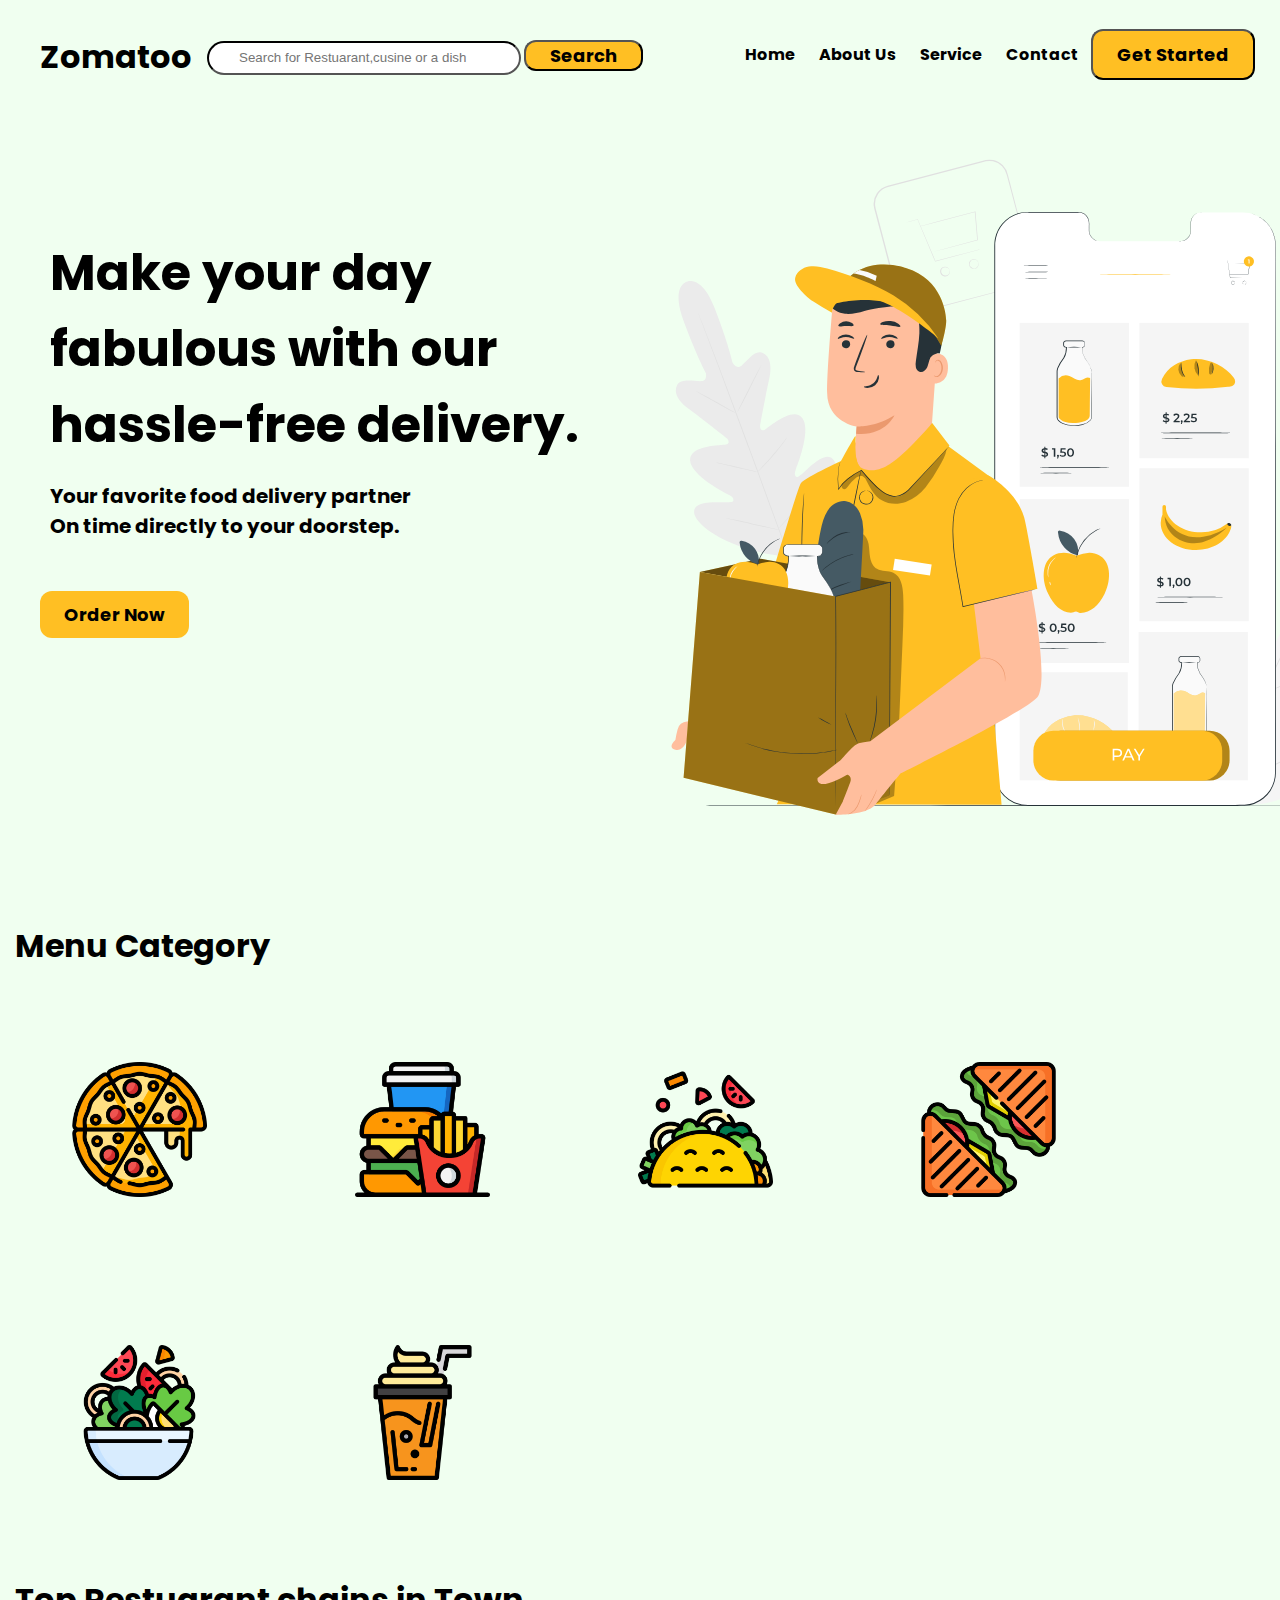
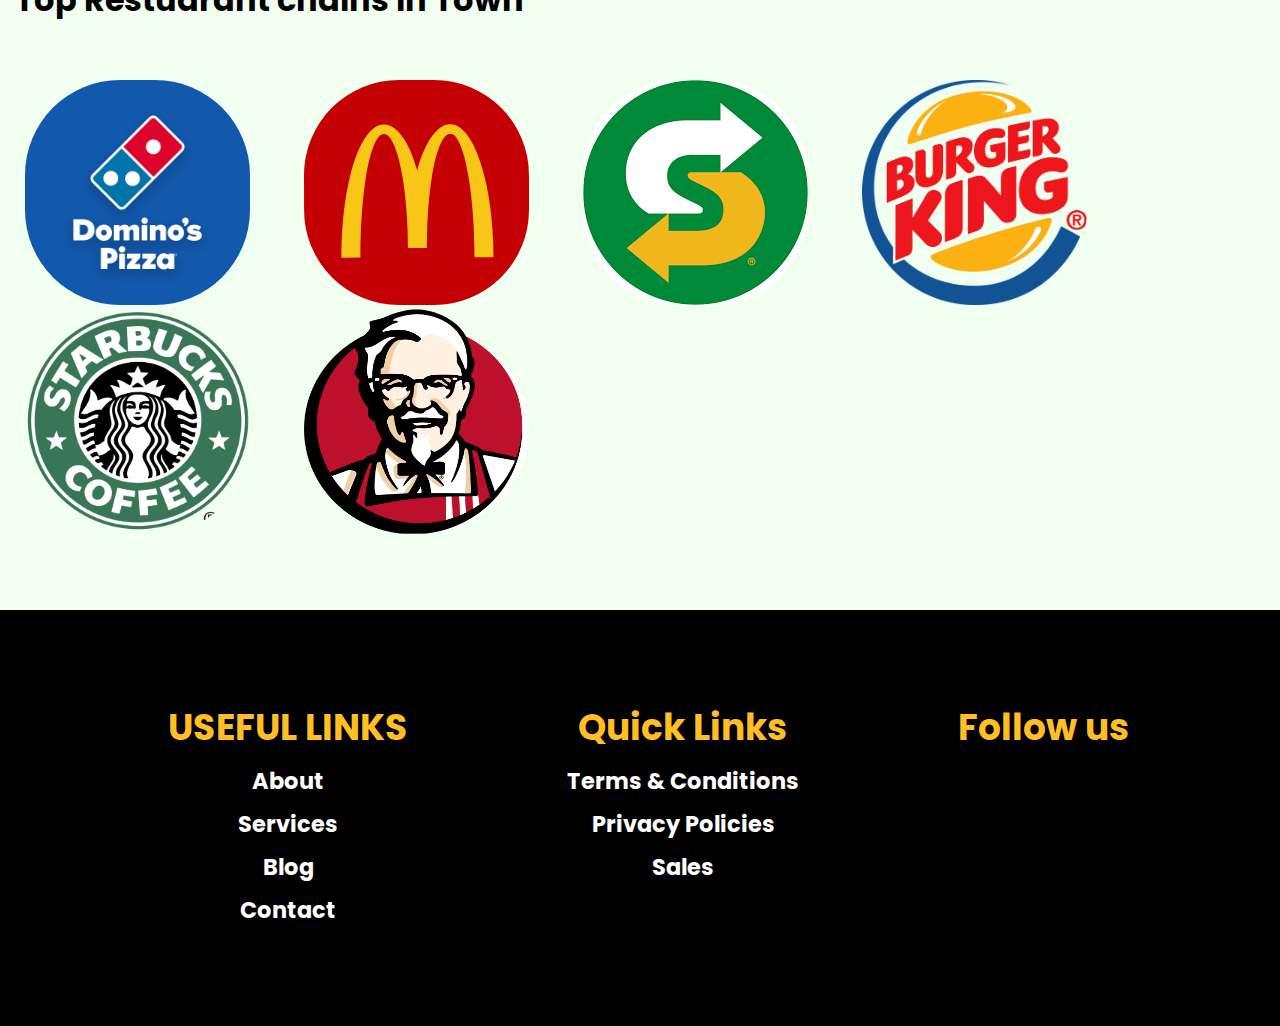
<file: Projects/Food-Delivery-App/index.html>
<!DOCTYPE html>
<html lang="en">
  <head>
    <meta charset="UTF-8" />
    <meta name="viewport" content="width=device-width, initial-scale=1.0" />
    <title>Practice Website</title>
    <link rel="stylesheet" href="style.css" />
    <link rel="stylesheet" href="utlis.css" />
    <!-- FONT AWESOME CDN -->
    <link
      rel="stylesheet"
      href="https://cdnjs.cloudflare.com/ajax/libs/font-awesome/6.4.0/css/all.min.css"
      integrity="sha512-iecdLmaskl7CVkqkXNQ/ZH/XLlvWZOJyj7Yy7tcenmpD1ypASozpmT/E0iPtmFIB46ZmdtAc9eNBvH0H/ZpiBw=="
      crossorigin="anonymous"
      referrerpolicy="no-referrer"
    />
  </head>
  <body class="bg">
    <!-- NAVBAR -->
    <header>
      <nav class="flex justify-between nav-fix nav-bg">
        <div class="flex font-bold items-center">
          <h1>Zomatoo</h1>
          <div class="inp1 items-center">
            <input
              type="text"
              placeholder="Search for Restuarant,cusine or a dish"
              name="Search"
            />
            <button class="btn2">Search</button>
          </div>
        </div>
        <ul class="navbar items-center">
          <li>Home</li>
          <li>About Us</li>
          <li>Service</li>
          <li>Contact</li>
          <button class="btn">Get Started</button>
        </ul>
      </nav>
    </header>

    <!--SECTION1  -->

    <main>
      <section1 class="flex">
        <div class="top-left">
          <p class="upper">
            Make your day fabulous with our hassle-free delivery.
          </p>
          <br />
          <p class="lower">
             Your favorite food delivery partner<br />On time directly to your doorstep.
          </p>
          <button class="btn1">Order Now</button>
        </div>

        <div class="top-right">
          <div class="image1">
            <img src="IMAGES/Online Groceries-pana.svg" alt="image" />
          </div>
        </div>
      </section1>

      <!-- SECTION2 -->

      <section2>
        <div class="heading bg2">
          <br /><br />
          <h1>Menu Category</h1>
        </div>
        <div class="menu_img">
           
              <img src="IMAGES/pizza_1404945.png" alt="pizza" />
              <img src="IMAGES/burger_1037762.png" alt="burger" />
              <img src="IMAGES/taco_2515225.png" alt="tacos" />
              <img src="IMAGES/sandwich_1033228.png" alt="sandwich" />
              <img src="IMAGES/salad_2515183.png" alt="salad" />
              <img src="IMAGES/smoothie_1274511.png" alt="shakes" />
      
        </div>
      </section2>

      <!-- SECTION3 -->

      <section3>
        <div class="container">
          <div class="title"><h1>Top Restuarant chains in Town</h1></div>
          <br /><br />
          <div class="dom">
            <img src="IMAGES/dominos.png" alt="dominos" />
            <img src="IMAGES/McDonalds_Logo_2018.svg" alt="mcd" />
            <img src="IMAGES/sub.png" alt="sub" />
            <img src="IMAGES/Burger_King_logo_(1999).svg.png" alt="bk" />
            <img
              src="IMAGES/starbucks-coffee-logo-png-transparent.png"
              alt="sb"
            />
            <img src="IMAGES/kfc.png" alt="kfc" />
          </div>
          <!-- <div class="names">
            <h4>Dominos Pizza</h4>
            <h4>MacDonalds</h4>
            <h4>Subway</h4>
            <h4>Burger King</h4>
            <h4>Starbucks</h4>
            <h4>KFC</h4>
          </div> -->
        </div>
      </section3>
    </main>

      <!-- FOOTER -->
    
    <footer>
      <div class="col-1">
        <h3>USEFUL LINKS</h3>
        <a href="#">About</a>
        <a href="#">Services</a>
        <a href="#">Blog</a>
        <a href="#">Contact</a>
      </div>
      <div class="col-2">
        <h3>Quick Links</h3>
        <a href="#">Terms & Conditions</a>
        <a href="#">Privacy Policies</a>
        <a href="#">Sales</a>
      </div>
      <div class="col-3">
        <h3>Follow us</h3>
        <a href="#"><i class="fa-brands fa-facebook"></i></a>
        <a href="#"><i class="fa-brands fa-instagram"></i></a>
        <a href="#"><i class="fa-brands fa-twitter"></i></a>
        <a href="#"><i class="fa-brands fa-linkedin"></i></a>
      </div>

    </footer>
  </body>
</html>
</file>
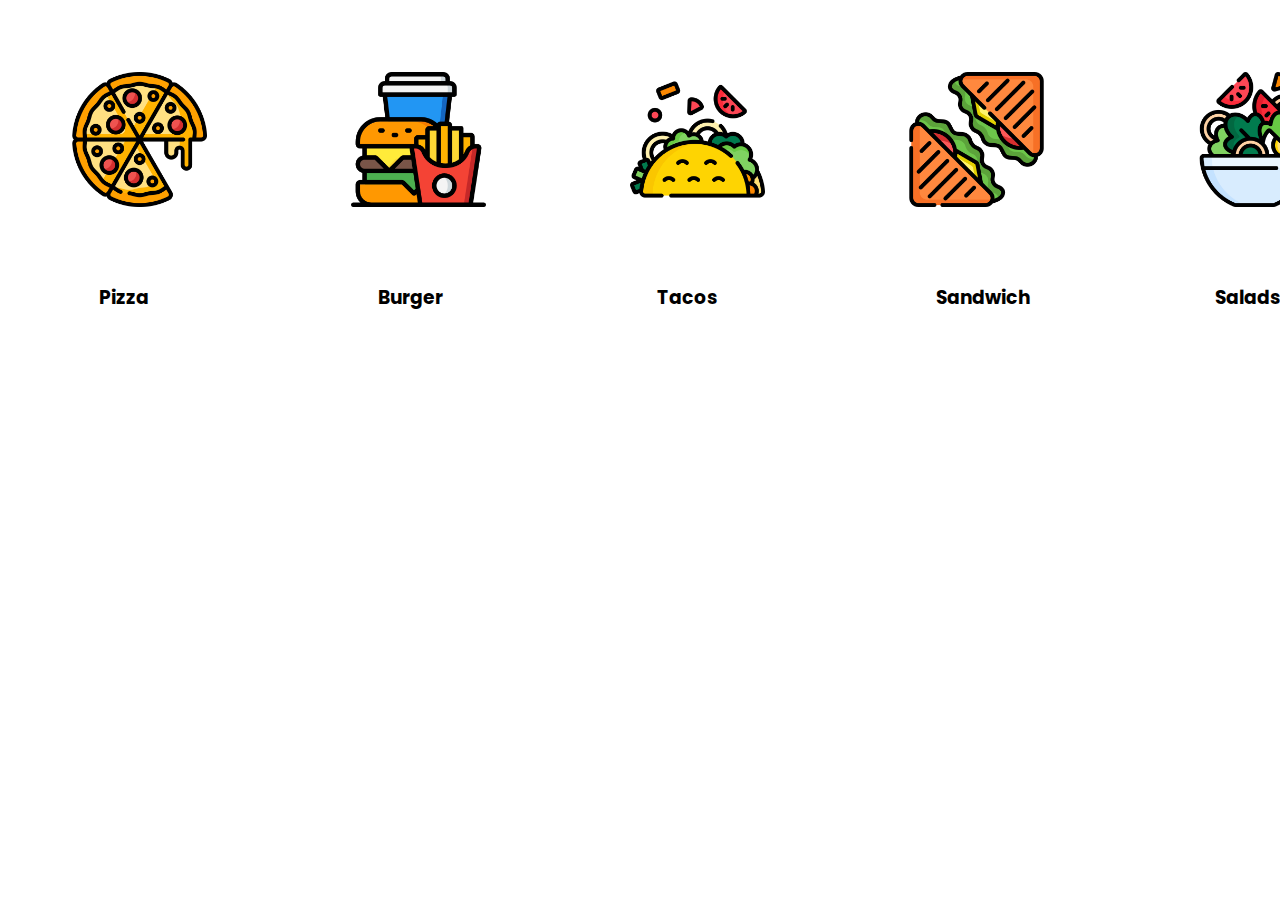
<file: Projects/Food-Delivery-App/menu.html>
<!DOCTYPE html>
<html lang="en">
<head>
    <meta charset="UTF-8">
    <meta name="viewport" content="width=device-width, initial-scale=1.0">
    <title>Menu Page</title>
    <link rel="stylesheet" href="menu.css">
</head>
<body>
    <div class="container">
        <div class="col-1">
            <img src="IMAGES/pizza_1404945.png" alt="pizza">
            <h3>Pizza</h3>
        </div>
        <div class="col-2">
            <img src="IMAGES/burger_1037762.png" alt="burger">
            <h3>Burger</h3>
        </div>
        <div class="col-3">
            <img src="IMAGES/taco_2515225.png" alt="toco">
            <h3>Tacos</h3>
        </div>
        <div class="col-4">
            <img src="IMAGES/sandwich_1033228.png" alt="sandwich">
            <h3>Sandwich</h3>
        </div>
        <div class="col-5">
            <img src="IMAGES/salad_2515183.png" alt="salad">
            <h3>Salads</h3>
        </div>
        <div class="col-6">
            <img src="IMAGES/smoothie_1274511.png" alt="drinks">
            <h3>Drinks</h3>
        </div>
    </div>
    
    
</body>
</html>
</file>
<file: Projects/Food-Delivery-App/style.css>
@import url('https://fonts.googleapis.com/css2?family=Poppins:wght@300&display=swap');
*{
    margin: 0;
    padding: 0;
}
.bg{
    background-color:honeydew;
}

.navbar li{
    list-style: none;
    margin: 0px 12px;

}
.navbar{
    display: flex;
    height: 70px;
    font-family: 'Poppins', sans-serif;
    font-weight: bold;
    padding-right: 5vh;
    padding-top: 1vh;

    
}
.top-left{
    width: 50%;

    
}
.upper{
    font-family: 'Poppins', sans-serif;
    font-size: 50px;
    font-weight: bold;
    padding-left: 30px;
    padding-top: 25vh;
}
.lower{
    font-family: 'Poppins', sans-serif;
    font-size: 20px;
    font-weight: bold;
    padding-left: 30px;
    
}
.top-right{
    width: 50%;
}
.btn{
    background-color: #ffbf23;
    font-family: 'Poppins', sans-serif;
    font-weight: bold;
    border-color: black;
    border-radius: 12px;
    font-size: 18px;
    padding: 10px 24px;
    cursor: pointer;
}
.btn1{
    background-color: #ffbf23;
    font-family: 'Poppins', sans-serif;
    font-weight: bold;
    border: none;
    outline: none;
    border-radius: 12px;
    font-size: 18px;
    padding: 10px 24px;
    margin: 50px 20px;
    cursor: pointer;
}
.btn2{
    background-color: #ffbf23;
    font-family: 'Poppins', sans-serif;
    font-weight: bold;
    border-color: black;
    border-radius: 12px;
    font-size: 18px;
    padding: 0px 24px;
    cursor: pointer;
}
.heading{
    font-weight: bold;
    font-family: 'Poppins', sans-serif;
    padding: 20px 15px;
}
.title{
    font-weight: bold;
    font-family: 'Poppins', sans-serif;
    padding: 20px 15px; 
}
.dom img{
    width: 25vh;
    height: 25vh;
    border:none;
    border-radius: 95px;
    margin: 0px 25px; 
    cursor: pointer;
}

.menu_img h2{
    font-family: 'Poppins', sans-serif;
    display: block;
    
}
.menu_img img{
    height: 15vh;
    padding: 4vh;
    margin: 4vh;
    cursor: pointer;
}
footer{
    margin-top: 8vh;
    padding: 10vh 1vh;
    width:100%;
    justify-content: center;
    display: flex;
    background-color:black;
    color: #ffbf23;
}
footer div{
    text-align: center;
}
.col-2{
    flex-grow: 0.5;
}
footer div h3{
    font-weight: bold;
    font-family: 'Poppins', sans-serif;
    margin-bottom: 1vh;
    font-size: 4vh;
}
.col-1 a{
    display: block;
    text-decoration: none;
    color: white;
    margin-bottom: 1vh;
    font-weight: bold;
    font-family: 'Poppins', sans-serif;
    font-size: 2.5vh;
}
.col-2 a{
    display: block;
    text-decoration: none;
    color: white;
    margin-bottom: 1vh;
    font-weight: bold;
    font-family: 'Poppins', sans-serif;
    font-size: 2.5vh;
}
.col-3 a{
    text-decoration: none;
    color: white;
    margin-bottom: 1vh;
    font-weight: bold;
    font-family: 'Poppins', sans-serif;
    font-size: 5vh;
    padding: 1vh 1vh;
}
</file>
<file: Projects/Food-Delivery-App/utlis.css>
.flex{
    display: flex;
    padding: 10px 20px;
   
    
}
.nav-bg{
    background-color: honeydew;
}
.items-center{
    align-items: center;
}
.justify-between{
    justify-content: space-between;;
}
.div{
    display: unset;
}
.font-bold{
    font-family: 'Poppins', sans-serif;
    font-weight: bold;
}
.image1{
    width: 80vh;
    padding-top: 12vh;
}
.nav-fix{
    position: fixed;
    left: 0;
    right: 0;
    z-index:2;
    top: 0;
    width: 100%;
    cursor: pointer;
}
.inp1{
    margin: 20px 15px;
  
  
}
.inp1 input{
    width: 250px;
    height: 30px;
    border-color: black;
    border-radius: 40px;
    padding: 0px 30px;
    
}
.btn:hover{
    background-color: black;
    color: white;
}
.btn2:hover{
    background-color: black;
    color: white;
}
.btn1:hover{
    background-color: black;
    color: white;
}
.btn1:active{
    background-color: black;
    box-shadow: 0px 5px gray;
    transform: translateY(4px);
}
.menu_img img{
    transition: 0.3s;
}
.menu_img img:hover{
    transform: translate(0,-10px);
}
.dom img{
    transition: 0.3s;
}
.dom img:hover{
    transform: translate(0,-10px);
}
</file>
<file: Projects/Food-Delivery-App/menu.css>
@import url('https://fonts.googleapis.com/css2?family=Poppins:wght@300&display=swap');
*{
    padding: 0;
    margin: 0;
}
.col-1 img{
    height: 15vh;
    padding: 4vh;
    margin: 4vh;
}
.col-2 img{
    height: 15vh;
    padding: 4vh;
    margin: 4vh;
    
}
.col-3 img{
    height: 15vh;
    padding: 4vh;
    margin: 4vh;
}
.col-4 img{
    height: 15vh;
    padding: 4vh;
    margin: 4vh;
}
.col-5 img{
    height: 15vh;
    padding: 4vh;
    margin: 4vh;
}
.col-6 img{
    height: 15vh;
    padding: 4vh;
    margin: 4vh;
}
.container{
    display: flex;
}
.col-1 h3{
    font-family: 'Poppins', sans-serif;
    margin-left: 11vh;

}
.col-2 h3{
    font-family: 'Poppins', sans-serif;
    margin-left: 11vh;

}
.col-3 h3{
    font-family: 'Poppins', sans-serif;
    margin-left: 11vh;

}
.col-4 h3{
    font-family: 'Poppins', sans-serif;
    margin-left: 11vh;

}
.col-5 h3{
    font-family: 'Poppins', sans-serif;
    margin-left: 11vh;

}
.col-6 h3{
    font-family: 'Poppins', sans-serif;
    margin-left: 11vh;

}
</file>
